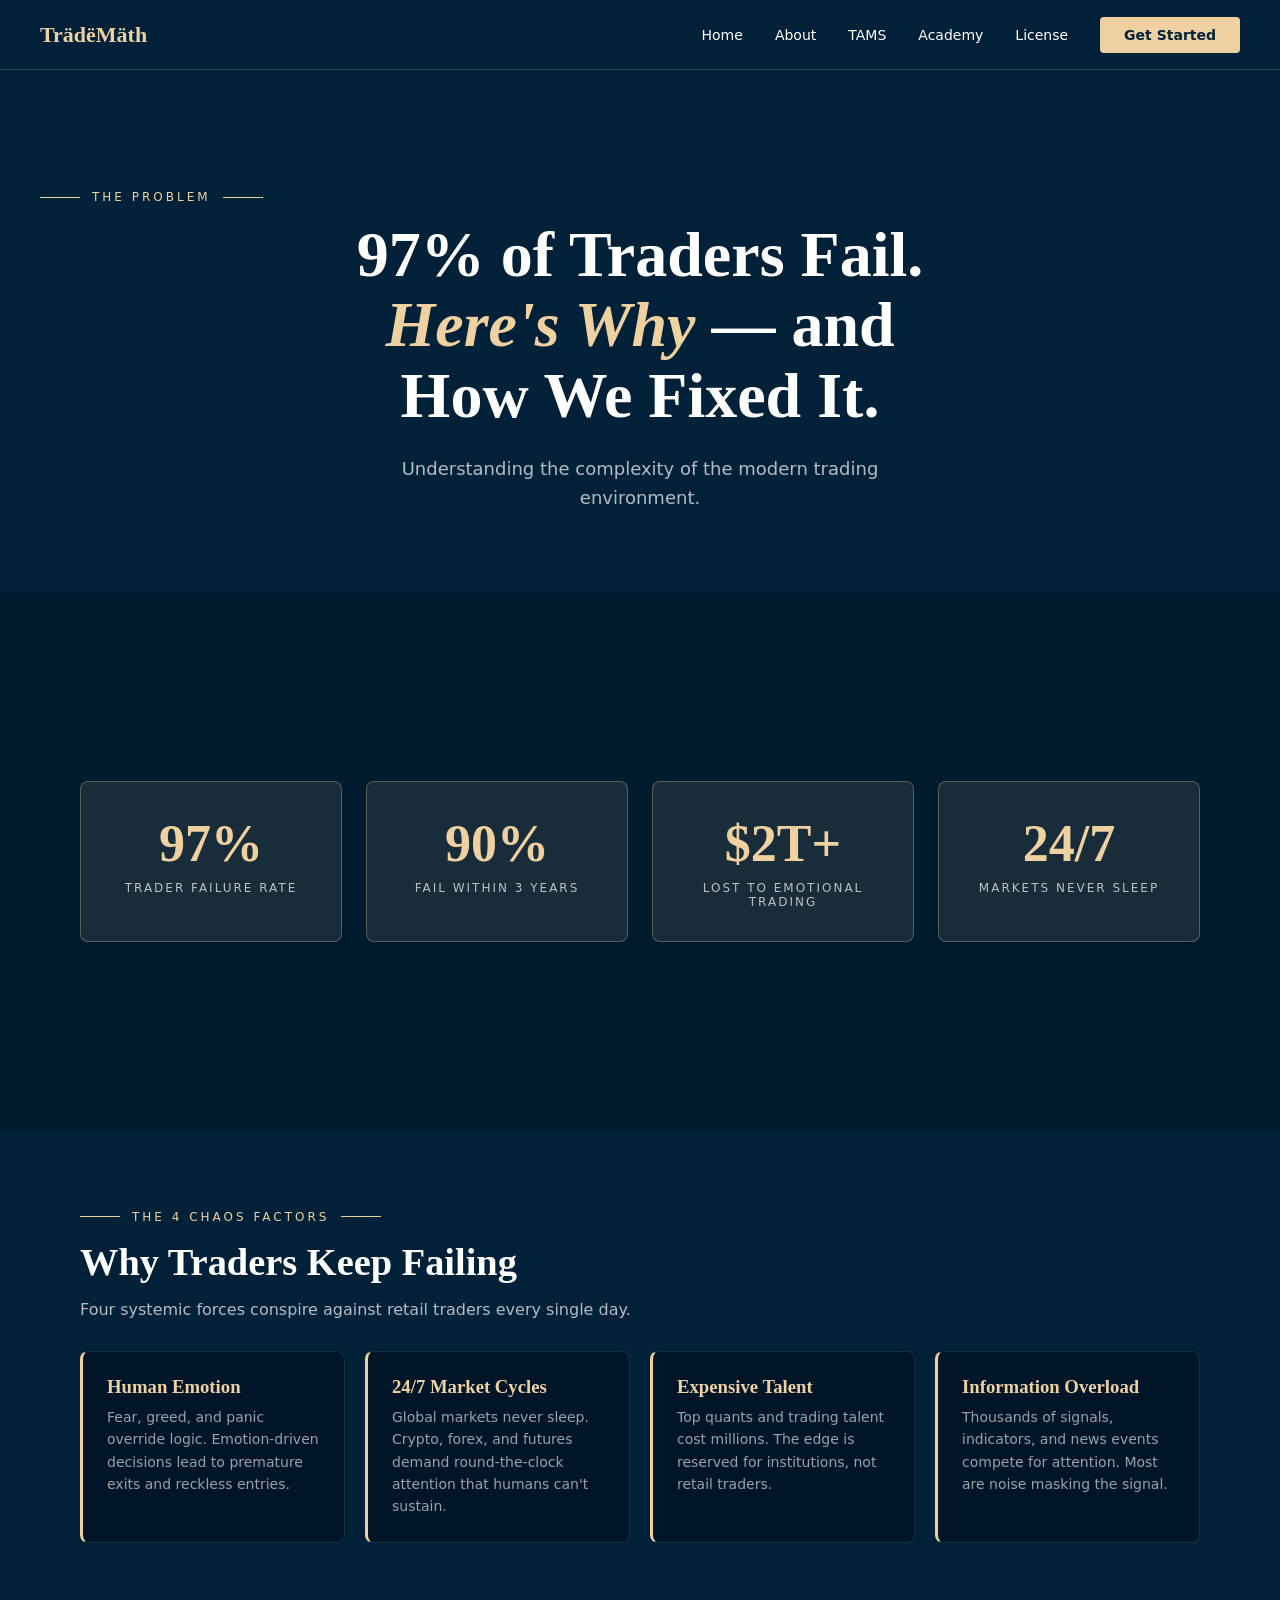
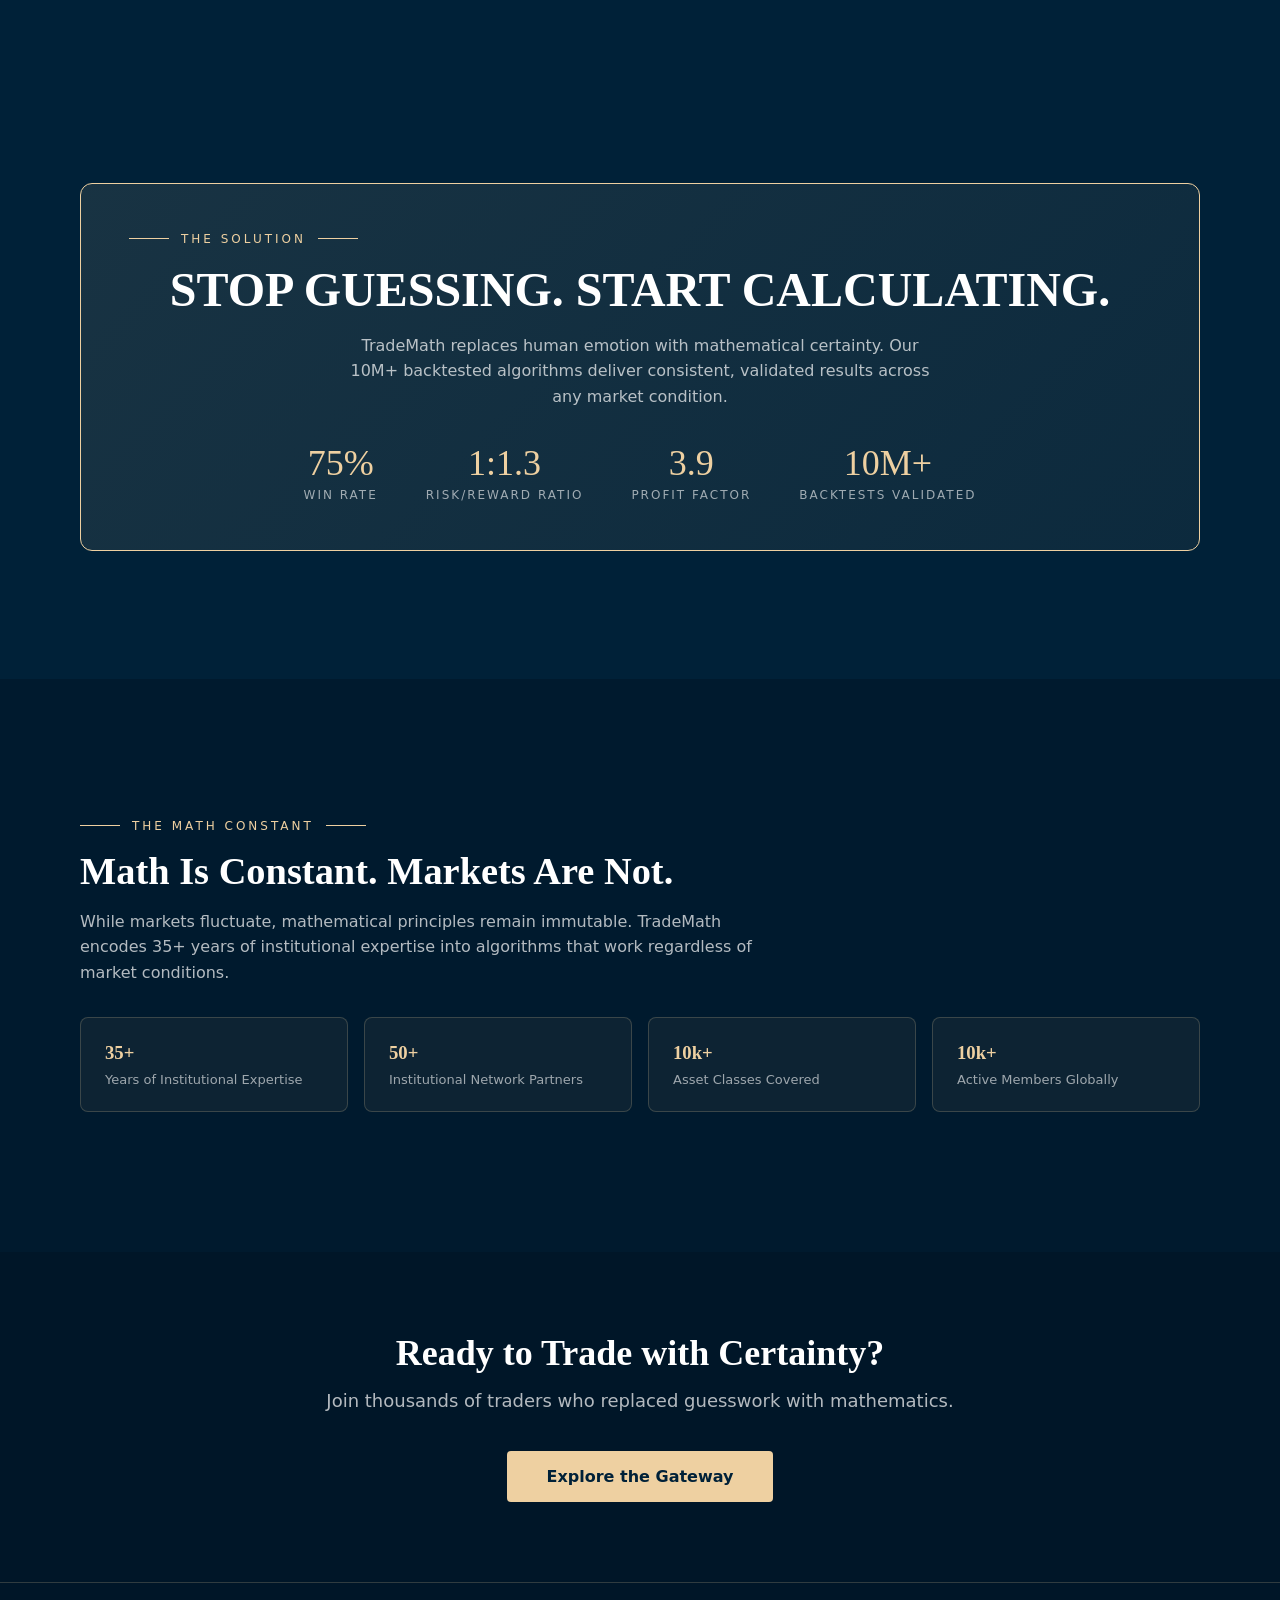
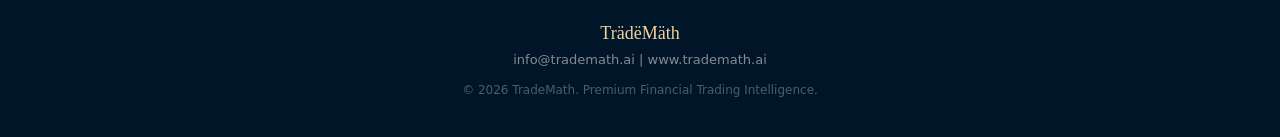
<file: Problem.html>
<!DOCTYPE html>
<html lang="en">
<head>
<meta charset="UTF-8">
<meta name="viewport" content="width=device-width, initial-scale=1.0">
<title>Why TradeMath Exists — The Problem & Our Solution</title>
<style>
*{margin:0;padding:0;box-sizing:border-box;}
body{background:#002138;color:#fff;font-family:system-ui,sans-serif;}
.section{padding:80px 40px;max-width:1200px;margin:0 auto;}
.label{color:#EED0A1;font-size:12px;letter-spacing:3px;text-transform:uppercase;margin-bottom:16px;display:flex;align-items:center;gap:12px;}
.label::before,.label::after{content:'';flex:0 0 40px;height:1px;background:#EED0A1;}
h1{font-family:Georgia,serif;font-size:clamp(36px,5vw,72px);line-height:1.1;margin-bottom:24px;}
h2{font-family:Georgia,serif;font-size:clamp(24px,3vw,40px);margin-bottom:16px;}
.gold{color:#EED0A1;font-style:italic;}
.stat-grid{display:grid;grid-template-columns:repeat(auto-fit,minmax(200px,1fr));gap:24px;margin:48px 0;}
.stat-card{background:rgba(238,208,161,0.1);border:1px solid rgba(238,208,161,0.3);border-radius:8px;padding:32px;text-align:center;}
.stat-num{font-family:Georgia,serif;font-size:52px;font-weight:bold;color:#EED0A1;}
.stat-label{color:rgba(255,255,255,0.7);font-size:12px;letter-spacing:2px;text-transform:uppercase;margin-top:8px;}
.chaos-grid{display:grid;grid-template-columns:repeat(auto-fit,minmax(240px,1fr));gap:20px;margin:32px 0;}
.chaos-card{background:#001628;border:1px solid rgba(255,255,255,0.1);border-left:3px solid #EED0A1;border-radius:8px;padding:24px;}
.chaos-card h3{color:#EED0A1;font-family:Georgia,serif;margin-bottom:8px;}
.solution-box{background:linear-gradient(135deg,rgba(238,208,161,0.1),rgba(238,208,161,0.05));border:1px solid #EED0A1;border-radius:12px;padding:48px;text-align:center;margin:48px 0;}
.metrics-row{display:flex;justify-content:center;gap:48px;margin-top:32px;flex-wrap:wrap;}
.metric{text-align:center;}
.metric-val{font-family:Georgia,serif;font-size:36px;color:#EED0A1;}
.metric-lbl{font-size:12px;color:rgba(255,255,255,0.6);letter-spacing:2px;text-transform:uppercase;margin-top:4px;}
.cta-section{background:#001628;padding:80px 40px;text-align:center;}
.cta-btn{display:inline-block;background:#EED0A1;color:#002138;padding:16px 40px;border-radius:4px;font-weight:600;text-decoration:none;font-size:16px;margin-top:24px;}
@media(max-width:640px){.metrics-row{gap:24px;}.stat-num{font-size:36px;}}
</style>
</head>
<body>
<nav style="background:#002138;padding:0 40px;display:flex;align-items:center;justify-content:space-between;height:70px;border-bottom:1px solid rgba(238,208,161,0.2);position:sticky;top:0;z-index:100;"><a href="Problem.html" style="color:#EED0A1;font-family:Georgia,serif;font-size:22px;font-weight:bold;text-decoration:none;">Tr&auml;d&euml;M&auml;th</a><div style="display:flex;gap:32px;align-items:center;"><a href="Problem.html" style="color:#fff;text-decoration:none;font-family:system-ui;font-size:14px;">Home</a><a href="Ecosystem.html" style="color:#fff;text-decoration:none;font-family:system-ui;font-size:14px;">About</a><a href="#" style="color:#fff;text-decoration:none;font-family:system-ui;font-size:14px;">TAMS</a><a href="#" style="color:#fff;text-decoration:none;font-family:system-ui;font-size:14px;">Academy</a><a href="Gateway.html" style="color:#fff;text-decoration:none;font-family:system-ui;font-size:14px;">License</a><a href="#" style="background:#EED0A1;color:#002138;padding:10px 24px;border-radius:4px;text-decoration:none;font-family:system-ui;font-size:14px;font-weight:600;">Get Started</a></div></nav>
<div style="background:#002138;padding:120px 40px 80px;text-align:center;">
  <div class="label">THE PROBLEM</div>
  <h1>97% of Traders Fail.<br><span class="gold">Here's Why</span> — and<br>How We Fixed It.</h1>
  <p style="color:rgba(255,255,255,0.7);max-width:600px;margin:0 auto;font-size:18px;line-height:1.6;">Understanding the complexity of the modern trading environment.</p>
</div>
<div style="background:#001a2e;padding:60px 40px;">
  <div class="section">
    <div class="stat-grid">
      <div class="stat-card"><div class="stat-num">97%</div><div class="stat-label">Trader Failure Rate</div></div>
      <div class="stat-card"><div class="stat-num">90%</div><div class="stat-label">Fail Within 3 Years</div></div>
      <div class="stat-card"><div class="stat-num">$2T+</div><div class="stat-label">Lost to Emotional Trading</div></div>
      <div class="stat-card"><div class="stat-num">24/7</div><div class="stat-label">Markets Never Sleep</div></div>
    </div>
  </div>
</div>
<div class="section">
  <div class="label">THE 4 CHAOS FACTORS</div>
  <h2>Why Traders Keep Failing</h2>
  <p style="color:rgba(255,255,255,0.7);margin-bottom:32px;">Four systemic forces conspire against retail traders every single day.</p>
  <div class="chaos-grid">
    <div class="chaos-card"><h3>Human Emotion</h3><p style="color:rgba(255,255,255,0.6);font-size:14px;line-height:1.6;">Fear, greed, and panic override logic. Emotion-driven decisions lead to premature exits and reckless entries.</p></div>
    <div class="chaos-card"><h3>24/7 Market Cycles</h3><p style="color:rgba(255,255,255,0.6);font-size:14px;line-height:1.6;">Global markets never sleep. Crypto, forex, and futures demand round-the-clock attention that humans can't sustain.</p></div>
    <div class="chaos-card"><h3>Expensive Talent</h3><p style="color:rgba(255,255,255,0.6);font-size:14px;line-height:1.6;">Top quants and trading talent cost millions. The edge is reserved for institutions, not retail traders.</p></div>
    <div class="chaos-card"><h3>Information Overload</h3><p style="color:rgba(255,255,255,0.6);font-size:14px;line-height:1.6;">Thousands of signals, indicators, and news events compete for attention. Most are noise masking the signal.</p></div>
  </div>
</div>
<div class="section">
  <div class="solution-box">
    <div class="label">THE SOLUTION</div>
    <h2 style="font-size:clamp(28px,4vw,48px);">STOP GUESSING. START CALCULATING.</h2>
    <p style="color:rgba(255,255,255,0.7);max-width:600px;margin:16px auto 0;line-height:1.6;">TradeMath replaces human emotion with mathematical certainty. Our 10M+ backtested algorithms deliver consistent, validated results across any market condition.</p>
    <div class="metrics-row">
      <div class="metric"><div class="metric-val">75%</div><div class="metric-lbl">Win Rate</div></div>
      <div class="metric"><div class="metric-val">1:1.3</div><div class="metric-lbl">Risk/Reward Ratio</div></div>
      <div class="metric"><div class="metric-val">3.9</div><div class="metric-lbl">Profit Factor</div></div>
      <div class="metric"><div class="metric-val">10M+</div><div class="metric-lbl">Backtests Validated</div></div>
    </div>
  </div>
</div>
<div style="background:#001a2e;padding:60px 40px;">
  <div class="section">
    <div class="label">THE MATH CONSTANT</div>
    <h2>Math Is Constant. Markets Are Not.</h2>
    <p style="color:rgba(255,255,255,0.7);margin:16px 0 32px;line-height:1.6;max-width:700px;">While markets fluctuate, mathematical principles remain immutable. TradeMath encodes 35+ years of institutional expertise into algorithms that work regardless of market conditions.</p>
    <div style="display:grid;grid-template-columns:repeat(auto-fit,minmax(200px,1fr));gap:16px;">
      <div style="background:rgba(238,208,161,0.05);border:1px solid rgba(238,208,161,0.2);border-radius:8px;padding:24px;"><h3 style="color:#EED0A1;font-family:Georgia,serif;margin-bottom:8px;">35+</h3><p style="color:rgba(255,255,255,0.6);font-size:13px;">Years of Institutional Expertise</p></div>
      <div style="background:rgba(238,208,161,0.05);border:1px solid rgba(238,208,161,0.2);border-radius:8px;padding:24px;"><h3 style="color:#EED0A1;font-family:Georgia,serif;margin-bottom:8px;">50+</h3><p style="color:rgba(255,255,255,0.6);font-size:13px;">Institutional Network Partners</p></div>
      <div style="background:rgba(238,208,161,0.05);border:1px solid rgba(238,208,161,0.2);border-radius:8px;padding:24px;"><h3 style="color:#EED0A1;font-family:Georgia,serif;margin-bottom:8px;">10k+</h3><p style="color:rgba(255,255,255,0.6);font-size:13px;">Asset Classes Covered</p></div>
      <div style="background:rgba(238,208,161,0.05);border:1px solid rgba(238,208,161,0.2);border-radius:8px;padding:24px;"><h3 style="color:#EED0A1;font-family:Georgia,serif;margin-bottom:8px;">10k+</h3><p style="color:rgba(255,255,255,0.6);font-size:13px;">Active Members Globally</p></div>
    </div>
  </div>
</div>
<div class="cta-section">
  <h2 style="font-family:Georgia,serif;font-size:36px;">Ready to Trade with Certainty?</h2>
  <p style="color:rgba(255,255,255,0.7);margin:16px 0;font-size:18px;">Join thousands of traders who replaced guesswork with mathematics.</p>
  <a href="Gateway.html" class="cta-btn">Explore the Gateway</a>
</div>
<footer style="background:#001628;padding:40px;text-align:center;border-top:1px solid rgba(238,208,161,0.2);"><p style="color:#EED0A1;font-family:Georgia,serif;font-size:18px;margin:0 0 8px;">Tr&auml;d&euml;M&auml;th</p><p style="color:rgba(255,255,255,0.5);font-family:system-ui;font-size:13px;">info@trademath.ai | www.trademath.ai</p><p style="color:rgba(255,255,255,0.3);font-family:system-ui;font-size:12px;margin-top:16px;">&copy; 2026 TradeMath. Premium Financial Trading Intelligence.</p></footer>
<script>
const io = new IntersectionObserver(entries => entries.forEach(e => {if(e.isIntersecting) e.target.style.opacity='1';}), {threshold:0.1});
document.querySelectorAll('.stat-card,.chaos-card').forEach(el => {el.style.opacity='0';el.style.transition='opacity 0.6s';io.observe(el);});
</script>
</body>
</html>
</file>
